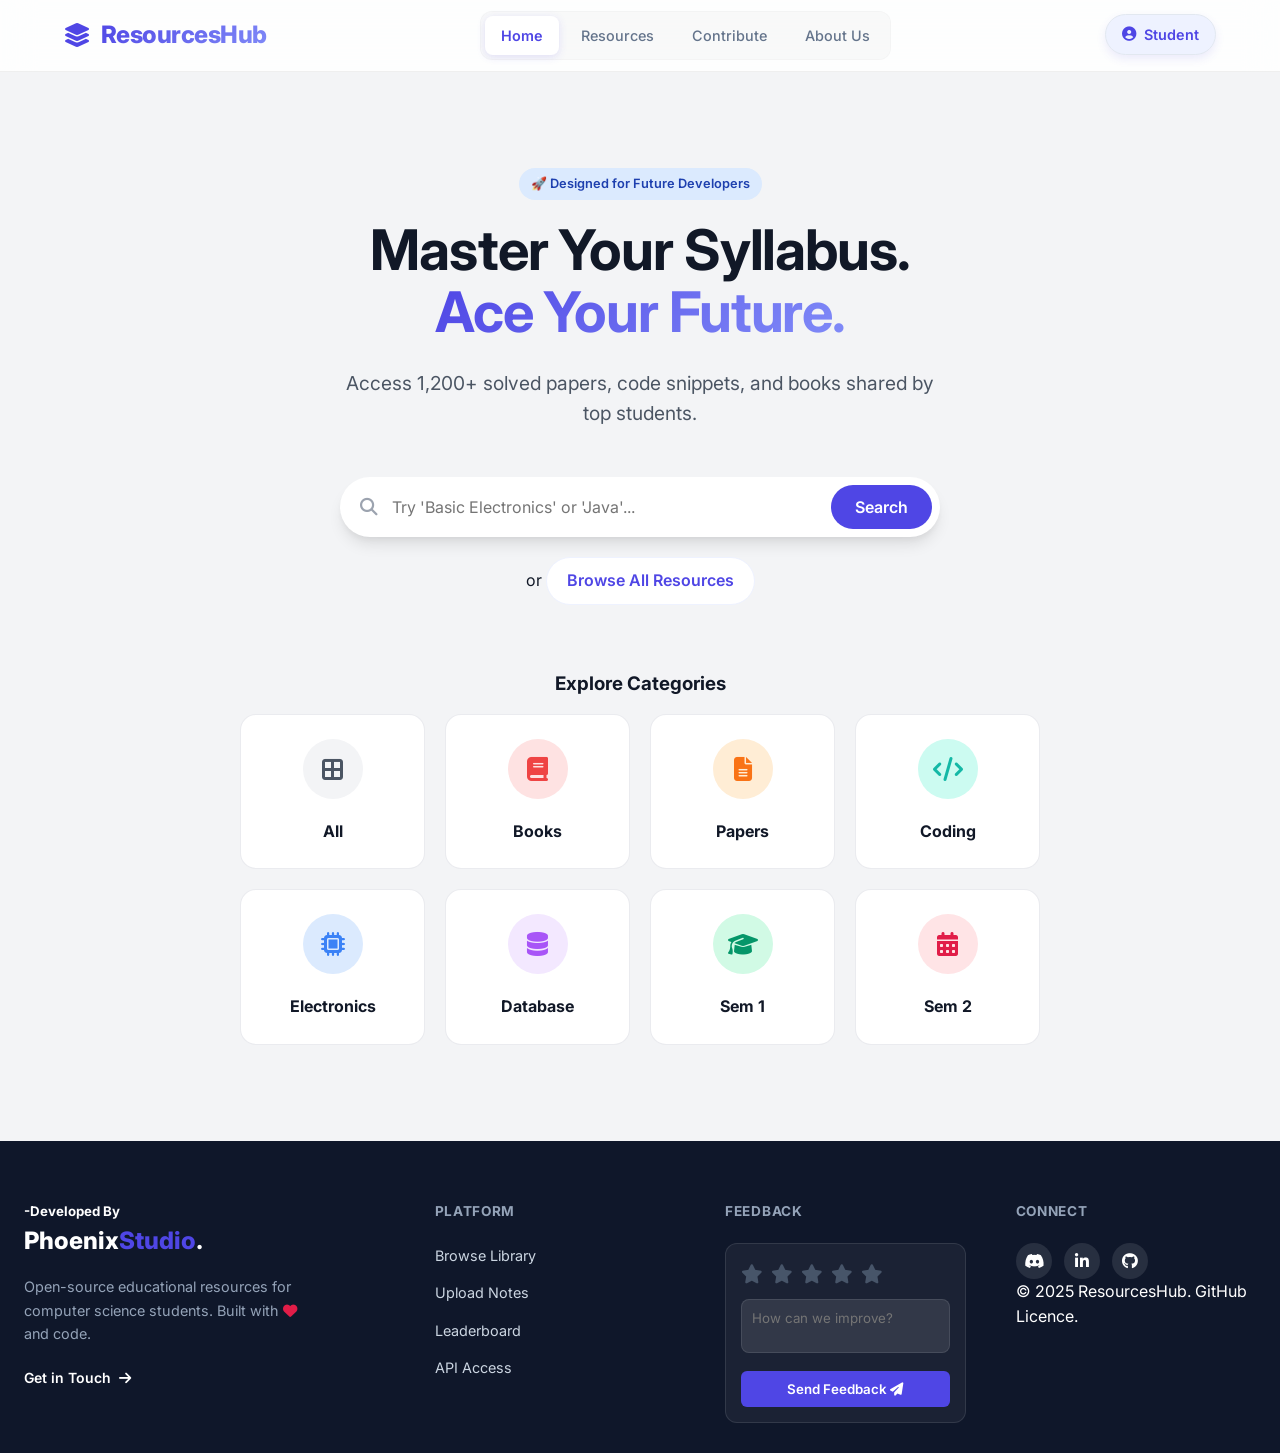
<file: index.html>
<!DOCTYPE html>
<html lang="en">
<head>
    <meta charset="UTF-8">
    <meta name="viewport" content="width=device-width, initial-scale=1.0">
    <title>Home | ResourcesHub</title>
    <link href="https://fonts.googleapis.com/css2?family=Inter:wght@400;500;600;700;800&display=swap" rel="stylesheet">
    <link href="https://cdnjs.cloudflare.com/ajax/libs/font-awesome/6.4.0/css/all.min.css" rel="stylesheet">
    <link rel="stylesheet" href="style.css">
</head>
<body class="home-body">

    <div class="mobile-nav-overlay" id="mobileOverlay" onclick="toggleMobileMenu()"></div>

    <header>
        <div class="brand">
            <i class="fas fa-layer-group" style="color: var(--primary);"></i> 
            <span>ResourcesHub</span>
        </div>
        
        <nav class="desktop-nav">
            <a href="./" class="active">Home</a>
            <a href="./resources">Resources</a>
            <a href="./contribute">Contribute</a>
            <a href="./#footer">About Us</a>
        </nav>

        <div class="header-actions">
            <div class="user-pill"><i class="fas fa-user-circle"></i> Student</div>
            <button class="hamburger-btn" aria-label="Toggle Menu" onclick="toggleMobileMenu()">
                <i class="fas fa-bars"></i>
            </button>
        </div>
    </header>

    <div class="mobile-menu" id="mobileMenu">
        <div class="mobile-menu-header">
            <span class="brand">Menu</span>
            <button onclick="toggleMobileMenu()"><i class="fas fa-times"></i></button>
        </div>
        <a href="./" class="active"><i class="fas fa-home"></i> Home</a>
        <a href="./resources"><i class="fas fa-book-open"></i> Resources</a>
        <a href="./contribute"><i class="fas fa-upload"></i> Contribute</a>
        <a href="./#footer"><i class="fas fa-info-circle"></i> About Us</a>
    </div>

    <div class="container center-layout home-hero-container">
        <div class="hero">
            <div class="badge-pill">🚀 Designed for Future Developers</div>
            <h1>Master Your Syllabus.<br><span class="gradient-text">Ace Your Future.</span></h1>
            <p class="hero-sub">Access 1,200+ solved papers, code snippets, and books shared by top students.</p>
            
            <div class="search-hero-wrapper">
                <div class="search-hero">
                    <i class="fas fa-search search-icon"></i>
                    <input type="text" id="homeSearchInput" placeholder="Try 'Basic Electronics' or 'Java'..." aria-label="Search resources">
                    <button onclick="performHomeSearch()">Search</button>
                </div>
                <div class="hero-cta-group">
                    <span class="or-divider">or</span>
                    <a href="./resources" class="btn-secondary">Browse All Resources</a>
                </div>
            </div>

            <h3 class="section-header-center">Explore Categories</h3>
            <div class="dashboard-grid center-grid">
                <a href="resources.html?cat=all" class="stat-card hover-card">
                    <div class="icon-box bg-gray"><i class="fa-solid fa-border-all"></i></div>
                    <h4>All</h4>
                </a>
                <a href="resources.html?cat=Book" class="stat-card hover-card">
                    <div class="icon-box bg-red"><i class="fas fa-book"></i></div>
                    <h4>Books</h4>
                </a>
                <a href="resources.html?cat=Paper" class="stat-card hover-card">
                    <div class="icon-box bg-orange"><i class="fas fa-file-alt"></i></div>
                    <h4>Papers</h4>
                </a>
                <a href="resources.html?cat=C%2B%2B" class="stat-card hover-card">
                    <div class="icon-box bg-teal"><i class="fas fa-code"></i></div>
                    <h4>Coding</h4>
                </a>
                <a href="./resources.html?cat=Electronics" class="stat-card hover-card">
                    <div class="icon-box bg-blue"><i class="fas fa-microchip"></i></div>
                    <h4>Electronics</h4>
                </a>
                <a href="./resources.html?cat=SQL" class="stat-card hover-card">
                    <div class="icon-box bg-purple"><i class="fas fa-database"></i></div>
                    <h4>Database</h4>
                </a>
                <a href="resources.html?sem=1" class="stat-card hover-card">
                    <div class="icon-box bg-emerald">
                    <i class="fas fa-graduation-cap"></i></div>
                    <h4>Sem 1</h4>
                </a>
                <a href="resources.html?sem=2" class="stat-card hover-card">
                    <div class="icon-box bg-rose">
                    <i class="fas fa-calendar-days"></i></div>
                    <h4>Sem 2</h4>
                </a>
            </div>
        </div>
    </div>

    <footer class="modern-footer" id="footer">
        <div class="footer-container">
            <div class="footer-col brand-col">
                <h5>-Developed By</h5>
                <div class="logo">Phoenix<span class="highlight">Studio</span>.</div>
                <p class="bio">
                    Open-source educational resources for computer science students. Built with <i class="fas fa-heart" style="color:#e11d48;"></i> and code.
                </p>
                <a href="https://wa.link/nazmb6" class="btn-contact">Get in Touch <i class="fas fa-arrow-right"></i></a>
            </div>

            <div class="footer-col platform">
                <h4>Platform</h4>
                <ul class="footer-links">
                    <li><a href="./resources">Browse Library</a></li>
                    <li><a href="./contribute">Upload Notes</a></li>
                    <li><a href="#">Leaderboard</a></li>
                    <li><a href="#">API Access</a></li>
                </ul>
            </div>

            <div class="footer-col review-col">
                <h4>Feedback</h4>
                <div class="review-form-card">
                    <form action="#" onsubmit="event.preventDefault(); alert('Thank You For Your Valuable Feedback !!');">
                        <div class="star-rating">
                            <input type="radio" name="rating" id="star5" value="5"><label for="star5" title="Excellent"><i class="fas fa-star"></i></label>
                            <input type="radio" name="rating" id="star4" value="4"><label for="star4" title="Good"><i class="fas fa-star"></i></label>
                            <input type="radio" name="rating" id="star3" value="3"><label for="star3" title="Average"><i class="fas fa-star"></i></label>
                            <input type="radio" name="rating" id="star2" value="2"><label for="star2" title="Poor"><i class="fas fa-star"></i></label>
                            <input type="radio" name="rating" id="star1" value="1"><label for="star1" title="Bad"><i class="fas fa-star"></i></label>
                        </div>
                        <textarea placeholder="How can we improve?" required></textarea>
                        <button type="submit" class="btn-submit">Send Feedback <i class="fas fa-paper-plane"></i></button>
                    </form>
                </div>
            </div>

            <div class="footer-col social-col">
                <h4>Connect</h4>
                <div class="social-links">
                    <a href="https://discord.com/users/1458341482875457568" class="social-btn discord"><i class="fab fa-discord"></i></a>
                    <a href="https://www.linkedin.com/in/aditya688" class="social-btn linkedin"><i class="fab fa-linkedin-in"></i></a>
                    <a href="https://github.com/aditya-godase" class="social-btn github"><i class="fab fa-github"></i></a>
                </div>
                <p class="copyright">© 2025 ResourcesHub. GitHub Licence.</p>
            </div>
        </div>
    </footer>

    <script src="script.js"></script>
</body>
</html>
</file>
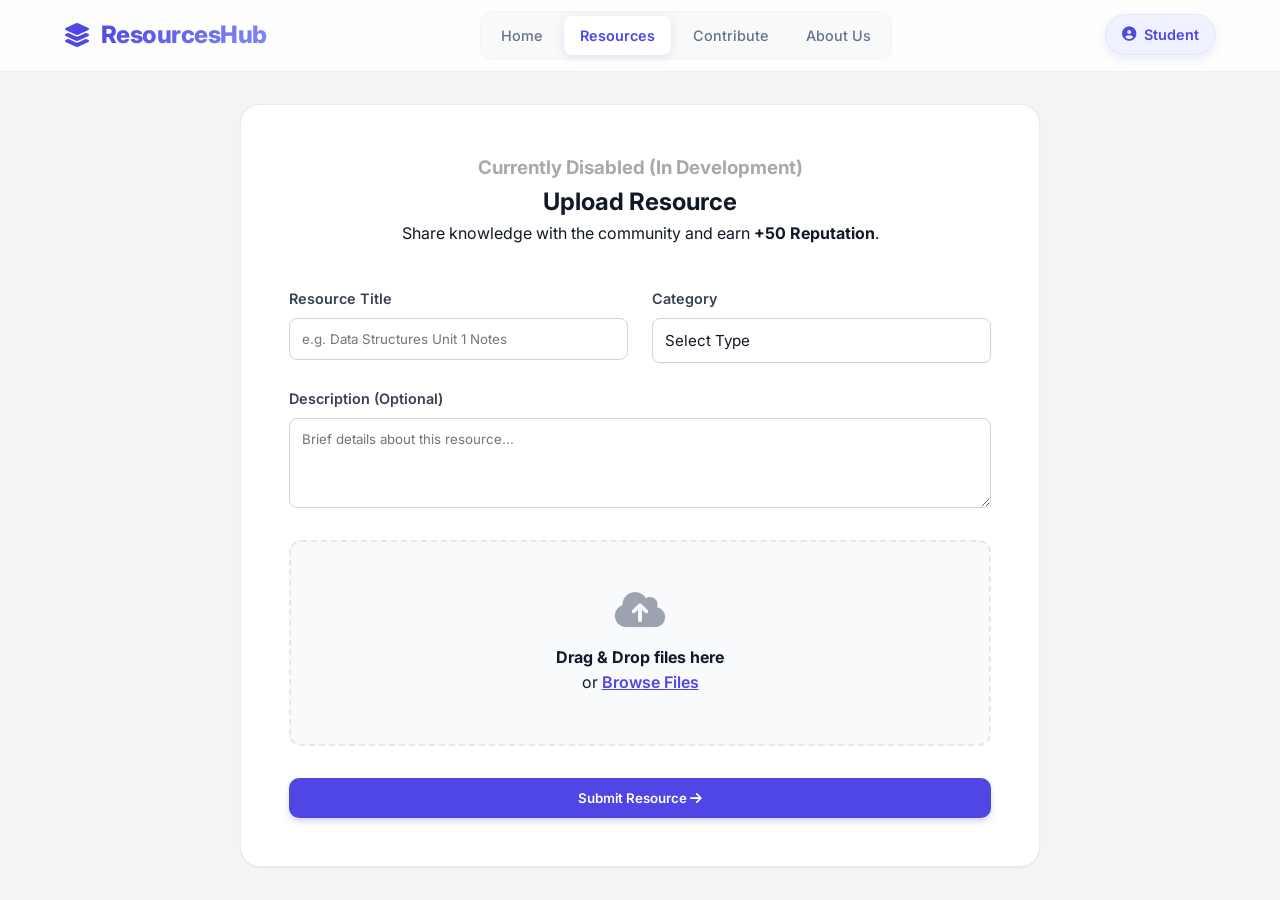
<file: contribute.html>
<!DOCTYPE html>
<html lang="en">
<head>
    <meta charset="UTF-8">
    <meta name="viewport" content="width=device-width, initial-scale=1.0">
    <title>Contribute | ResourcesHub</title>
    <link href="https://fonts.googleapis.com/css2?family=Inter:wght@400;500;600;700&display=swap" rel="stylesheet">
    <link href="https://cdnjs.cloudflare.com/ajax/libs/font-awesome/6.4.0/css/all.min.css" rel="stylesheet">
    <link rel="stylesheet" href="style.css">
</head>
<body>

    <div class="mobile-nav-overlay" id="mobileOverlay" onclick="toggleMobileMenu()"></div>

    <header>
        <div class="brand">
            <i class="fas fa-layer-group" style="color: var(--primary);"></i> 
            <span>ResourcesHub</span>
        </div>
        <nav class="desktop-nav">
            <a href="./">Home</a>
            <a href="./resources" class="active">Resources</a>
            <a href="./contribute">Contribute</a>
            <a href="./#footer">About Us</a>
        </nav>
        <div class="header-actions">
            <div class="user-pill"><i class="fas fa-user-circle"></i> Student</div>
            <button class="hamburger-btn" onclick="toggleMobileMenu()"><i class="fas fa-bars"></i></button>
        </div>
    </header>

    <div class="mobile-menu" id="mobileMenu">
        <div class="mobile-menu-header">
            <span class="brand">Menu</span>
            <button onclick="toggleMobileMenu()"><i class="fas fa-times"></i></button>
        </div>
        <a href="./"><i class="fas fa-home"></i> Home</a>
        <a href="./resources" class="active"><i class="fas fa-book-open"></i> Resources</a>
        <a href="./contribute"><i class="fas fa-upload"></i> Contribute</a>
        <a href="./#footer"><i class="fas fa-info-circle"></i> About Us</a>
    </div>

    <div class="container center-layout">
        <div class="upload-card">
            <div class="upload-header">
                <h3 style="color: darkgray;">Currently Disabled (In Development)</h3>
                <h2>Upload Resource</h2>
                <p>Share knowledge with the community and earn <strong>+50 Reputation</strong>.</p>
            </div>

            <form onsubmit="handleUpload(event)">
                <div class="form-grid">
                    <div class="form-group">
                        <label>Resource Title</label>
                        <input type="text" placeholder="e.g. Data Structures Unit 1 Notes" required>
                    </div>
                    <div class="form-group">
                        <label>Category</label>
                        <div class="select-wrapper">
                            <select required>
                                <option value="" disabled selected>Select Type</option>
                                <option>Notes / Book</option>
                                <option>Question Paper</option>
                                <option>Code Snippet</option>
                            </select>
                        </div>
                    </div>
                </div>

                <div class="form-group">
                    <label>Description (Optional)</label>
                    <textarea rows="4" placeholder="Brief details about this resource..."></textarea>
                </div>

                <div class="drop-zone" id="dropZone">
                    <div class="drop-content">
                        <i class="fas fa-cloud-upload-alt"></i>
                        <h4>Drag & Drop files here</h4>
                        <p>or <span class="browse-link">Browse Files</span></p>
                    </div>
                    <input type="file" id="fileInput" hidden>
                </div>

                <button type="submit" class="btn-primary full-width">
                    Submit Resource <i class="fas fa-arrow-right"></i>
                </button>
            </form>
        </div>
    </div>

    <script src="script.js"></script>
</body>

</html>
</file>
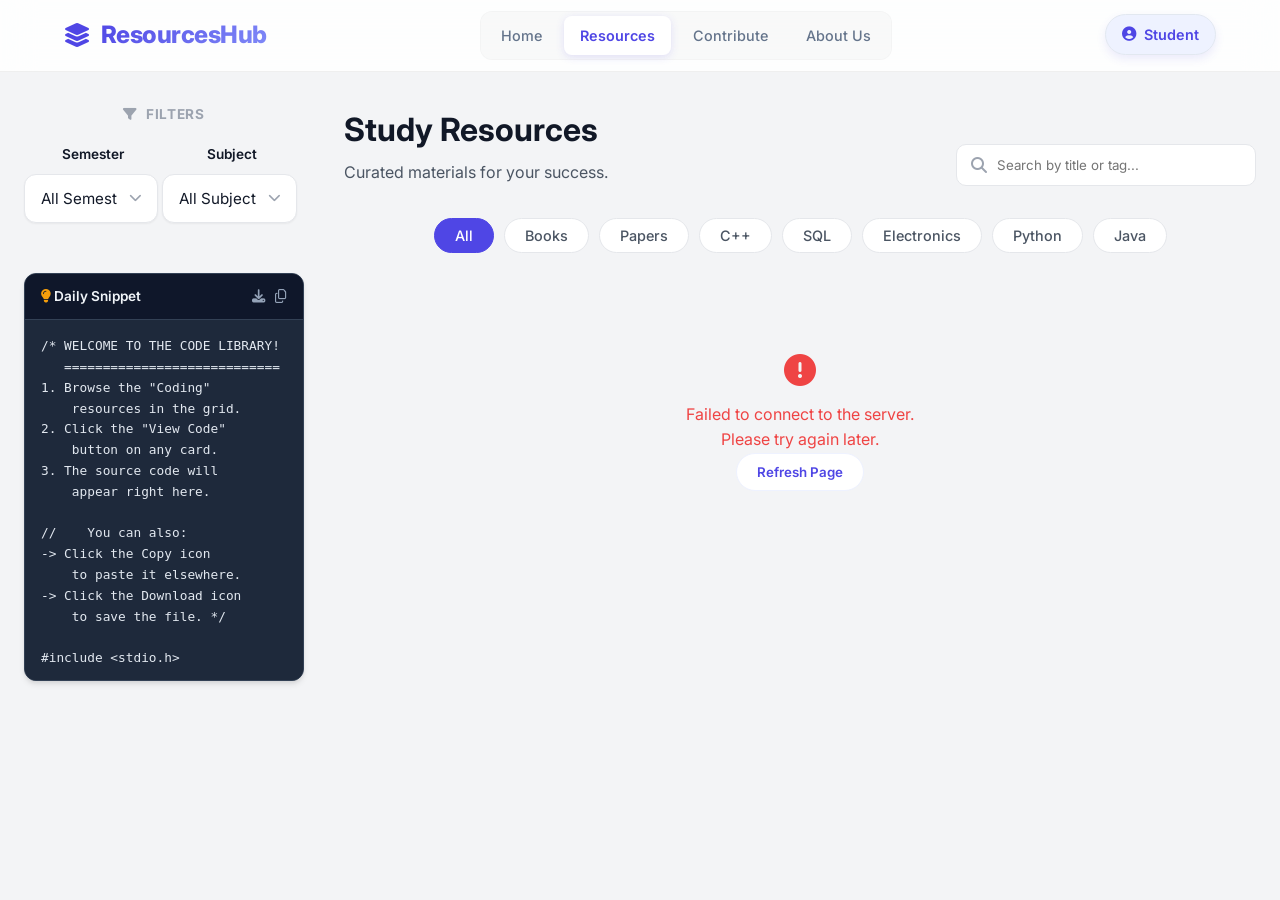
<file: resources.html>
<!DOCTYPE html>
<html lang="en">

<head>
    <meta charset="UTF-8">
    <meta name="viewport" content="width=device-width, initial-scale=1.0">
    <title>Library | ResourcesHub</title>
    <link href="https://fonts.googleapis.com/css2?family=Inter:wght@400;500;600;700&display=swap" rel="stylesheet">
    <link href="https://cdnjs.cloudflare.com/ajax/libs/font-awesome/6.4.0/css/all.min.css" rel="stylesheet">
    <link rel="stylesheet" href="style.css">
</head>

<body>

    <div class="mobile-nav-overlay" id="mobileOverlay" onclick="toggleMobileMenu()"></div>

    <header>
        <div class="brand">
            <i class="fas fa-layer-group" style="color: var(--primary);"></i> 
            <span>ResourcesHub</span>
        </div>
        <nav class="desktop-nav">
            <a href="./">Home</a>
            <a href="./resources" class="active">Resources</a>
            <a href="./contribute">Contribute</a>
            <a href="./#footer">About Us</a>
        </nav>
        <div class="header-actions">
            <div class="user-pill"><i class="fas fa-user-circle"></i> Student</div>
            <button class="hamburger-btn" onclick="toggleMobileMenu()"><i class="fas fa-bars"></i></button>
        </div>
    </header>

    <div class="mobile-menu" id="mobileMenu">
        <div class="mobile-menu-header">
            <span class="brand">Menu</span>
            <button onclick="toggleMobileMenu()"><i class="fas fa-times"></i></button>
        </div>
        <a href="./"><i class="fas fa-home"></i> Home</a>
        <a href="./resources" class="active"><i class="fas fa-book-open"></i> Resources</a>
        <a href="./contribute"><i class="fas fa-upload"></i> Contribute</a>
        <a href="./#footer"><i class="fas fa-info-circle"></i> About Us</a>
    </div>

    <div class="container main-layout">

        <aside class="sidebar">
            <div class="sidebar-sticky">
                <div class="filter-group">
                    <h3><i class="fas fa-filter"></i> Filters</h3>

                    <div class="input-group">
                        <label align="center">Semester</label>
                        <div class="select-wrapper">
                            <select id="semFilter" onchange="updateSubjects()">
                                <option value="all">All Semesters</option>
                                <option value="1">Semester 1</option>
                                <option value="2">Semester 2</option>
                                <option value="3">Semester 3</option>
                            </select>
                            <i class="fas fa-chevron-down custom-arrow"></i>
                        </div>
                    </div>

                    <div class="input-group">
                        <label align="center">Subject</label>
                        <div class="select-wrapper">
                            <select id="subjectFilter" onchange="filterResources()">
                                <option value="all">All Subjects</option>
                            </select>
                            <i class="fas fa-chevron-down custom-arrow"></i>
                        </div>
                    </div>
                </div>

                <div class="code-widget">
                    <div class="widget-header">
                        <span id="widgetTitle"><i class="fas fa-lightbulb text-yellow"></i> Daily Snippet</span>

                        <div style="display: flex; gap: 10px;">
                            <button id="desktopDownloadBtn" class="copy-btn-mini"
                                onclick="handleDownload(this, 'sidebarCodeBlock')" title="Download File">
                                <i class="fas fa-download"></i>
                            </button>

                            <button class="copy-btn-mini" onclick="handleCopy(this, 'sidebarCodeBlock')"
                                title="Copy Code">
                                <i class="far fa-copy"></i>
                            </button>
                        </div>
                    </div>
                    <div class="code-scroll-area">
<pre><code id="sidebarCodeBlock" class="language-c">/* WELCOME TO THE CODE LIBRARY!
   ============================
1. Browse the "Coding"
    resources in the grid.
2. Click the "View Code"
    button on any card.
3. The source code will 
    appear right here.

//    You can also:
-> Click the Copy icon 
    to paste it elsewhere.
-> Click the Download icon 
    to save the file. */

#include &lt;stdio.h&gt;

    int main() {
        printf("Happy Coding!");
        return 0;
    }
</code></pre>
                    </div>
                </div>
            </div>
        </aside>

        <main>
            <div class="page-header">
                <div class="header-content">
                    <h1>Study Resources</h1>
                    <p>Curated materials for your success.</p>
                </div>
                <div class="search-bar-wrapper">
                    <i class="fas fa-search"></i>
                    <input type="text" id="searchInput" placeholder="Search by title or tag..."
                        onkeyup="filterResources()">
                </div>
            </div>

            <div class="category-pills">
                <button class="pill active" onclick="setCategory('all', this)">All</button>
                <button class="pill" onclick="setCategory('Book', this)">Books</button>
                <button class="pill" onclick="setCategory('Paper', this)">Papers</button>
                <button class="pill" onclick="setCategory('C++', this)">C++</button>
                <button class="pill" onclick="setCategory('SQL', this)">SQL</button>
                <button class="pill" onclick="setCategory('Electronics', this)">Electronics</button>
                <button class="pill" onclick="setCategory('Python', this)">Python</button>
                <button class="pill" onclick="setCategory('Java', this)">Java</button>
            </div>

            <div id="resourceGrid" class="resource-grid">
            </div>
        </main>
    </div>

    <div class="center-code" id="codeAction">
        <div class="code-widget mobile-widget-style">
            <div class="widget-header">
                <span id="mobileWidgetTitle"
                    style="max-width: 60%; white-space: nowrap; overflow: hidden; text-overflow: ellipsis;">
                    <i class="fas fa-lightbulb text-yellow"></i> Daily Snippet
                </span>

                <div style="display: flex; gap: 12px;">
                    <button id="mobileDownloadBtn" class="copy-btn-mini"
                        onclick="handleDownload(this, 'mobileCodeBlock')" title="Download File">
                        <i class="fas fa-download"></i>
                    </button>

                    <button class="copy-btn-mini" onclick="handleCopy(this, 'mobileCodeBlock')" title="Copy Code">
                        <i class="far fa-copy"></i>
                    </button>
                </div>
            </div>
            <div class="m-code-scroll-area">
                <pre><code id="mobileCodeBlock" class="language-javascript">// Code will appear here...</code></pre>
            </div>
        </div>

        <button class="close-button" aria-label="Close" onclick="hideElement()">
            <i class="fa fa-times-circle"></i>
        </button>
    </div>

    <div id="toast" class="toast">
        <i class="fas fa-info-circle"></i> <span id="toastMsg">Notification...</span>
    </div>
    <script src="script.js"></script>
</body>

</html>
</file>
<file: style.css>
:root {
  --primary: #4f46e5;
  --primary-hover: #4338ca;
  --primary-light: #eef2ff;
  --secondary: #0f172a;
  --bg-body: #f3f4f6;
  --white: #ffffff;
  --glass-bg: rgba(255, 255, 255, 0.7);
  --card-border: rgba(229, 231, 235, 0.8);
  --text-dark: #111827;
  --text-gray: #4b5563;
  --text-light: #9ca3af;
  --radius: 16px;
  --shadow-sm: 0 1px 2px 0 rgba(0, 0, 0, 0.05);
  --shadow-md: 0 4px 6px -1px rgba(0, 0, 0, 0.1),
    0 2px 4px -1px rgba(0, 0, 0, 0.06);
  --shadow-lg: 0 10px 15px -3px rgba(0, 0, 0, 0.1),
    0 4px 6px -2px rgba(0, 0, 0, 0.05);
}

* {
  margin: 0;
  padding: 0;
  box-sizing: border-box;
}

html {
  scroll-behavior: smooth;
  overflow-x: unset;
}

body {
  width: 100%;
  overflow-x: hidden;
  font-family: "Inter", -apple-system, BlinkMacSystemFont, sans-serif;
  background: var(--bg-body);
  color: var(--text-dark);
  line-height: 1.6;
  display: flex;
  flex-direction: column;
  min-height: 100vh;
  /*-webkit-user-select: none;
  -ms-user-select: none;
  user-select: none;*/
}

a {
  text-decoration: none;
  color: inherit;
  transition: color 0.2s;
}
button,
input,
select,
textarea {
  font-family: inherit;
}

header {
  background: rgba(255, 255, 255, 0.85);
  backdrop-filter: blur(16px) saturate(180%);
  -webkit-backdrop-filter: blur(16px) saturate(180%);
  height: 72px;
  padding: 0 5%;
  width: 100%;
  position: sticky;
  top: 0;
  z-index: 100;
  display: flex;
  align-items: center;
  justify-content: space-between;
  border-bottom: 1px solid rgba(0, 0, 0, 0.06);
  transition: background-color 0.3s ease;
}

header.scrolled {
  box-shadow: 0 4px 20px -2px rgba(0, 0, 0, 0.05);
  background: rgba(255, 255, 255, 0.95);
}

.brand {
  font-weight: 800;
  font-size: 1.5rem;
  display: flex;
  align-items: center;
  gap: 10px;
  letter-spacing: -0.02em;
}

.brand span {
  background: linear-gradient(135deg, var(--primary) 0%, #818cf8 100%);
  -webkit-background-clip: text;
  background-clip: text;
  -webkit-text-fill-color: transparent;
}

.brand:hover i {
  transform: rotate(-10deg) scale(1.1);
}

.desktop-nav {
  display: flex;
  gap: 6px;
  background: rgba(0, 0, 0, 0.02);
  padding: 4px;
  border-radius: 12px;
  border: 1px solid rgba(0, 0, 0, 0.02);
}

.desktop-nav a {
  font-weight: 500;
  font-size: 0.9rem;
  color: #64748b;
  padding: 8px 16px;
  border-radius: 8px;
  transition: all 0.2s cubic-bezier(0.4, 0, 0.2, 1);
  position: relative;
}
.desktop-nav a:hover {
  color: var(--primary);
  background: white;
  box-shadow: 0 2px 5px rgba(0, 0, 0, 0.03);
}
.desktop-nav a.active {
  color: var(--primary);
  background: white;
  font-weight: 600;
  box-shadow: 0 2px 8px rgba(79, 70, 229, 0.15);
}

.desktop-nav a.active::after {
  display: none;
}

.header-actions {
  display: flex;
  align-items: center;
  gap: 16px;
}

.user-pill {
  background: var(--primary-light);
  color: var(--primary);
  transform: translateY(-1px);
  box-shadow: 0 4px 10px rgba(79, 70, 229, 0.1);
  border: 1px solid #e2e8f0;
  padding: 8px 16px;
  border-radius: 50px;
  font-weight: 600;
  font-size: 0.85rem;
  display: flex;
  align-items: center;
  gap: 8px;
  transition: all 0.2s ease;
}

.user-pill i {
  color: var(--primary);
  transition: color 0.2s;
}

.hamburger-btn {
  padding: 8px;
  border-radius: 8px;
  transition: background 0.2s;
}
.hamburger-btn:hover {
  background: #f1f5f9;
}

.header-actions {
  display: flex;
  align-items: center;
  gap: 15px;
}
.user-pill {
  background: var(--primary-light);
  color: var(--primary);
  padding: 8px 16px;
  border-radius: 50px;
  font-weight: 600;
  font-size: 0.9rem;
  white-space: nowrap;
}

.hamburger-btn {
  display: none;
  background: none;
  border: none;
  font-size: 1.5rem;
  color: var(--text-dark);
  cursor: pointer;
  padding: 5px;
}

.mobile-nav-overlay {
  position: fixed;
  top: 0;
  left: 0;
  width: 100%;
  height: 100%;
  background: rgba(0, 0, 0, 0.5);
  z-index: 101;
  display: none;
  opacity: 0;
  transition: opacity 0.3s;
}

.mobile-menu {
  position: fixed;
  top: 0;
  right: -300px;
  width: 280px;
  height: 100%;
  background: var(--white);
  z-index: 102;
  padding: 20px;
  box-shadow: -5px 0 15px rgba(0, 0, 0, 0.1);
  transition: right 0.3s cubic-bezier(0.4, 0, 0.2, 1);
  display: flex;
  flex-direction: column;
  gap: 10px;
}
.mobile-menu-header {
  display: flex;
  justify-content: space-between;
  align-items: center;
  margin-bottom: 20px;
  padding-bottom: 15px;
  border-bottom: 1px solid var(--card-border);
}
.mobile-menu-header button {
  background: none;
  border: none;
  font-size: 1.5rem;
  cursor: pointer;
}
.mobile-menu a {
  padding: 12px 15px;
  border-radius: 8px;
  font-weight: 500;
  color: var(--text-gray);
  display: flex;
  align-items: center;
  gap: 12px;
}
.mobile-menu a.active,
.mobile-menu a:hover {
  background: var(--primary-light);
  color: var(--primary);
}

.mobile-nav-open .mobile-menu {
  right: 0;
}
.mobile-nav-open .mobile-nav-overlay {
  display: block;
  opacity: 1;
}

.container {
  max-width: 1280px;
  width: 100%;
  margin: 2rem auto;
  padding: 0 24px;
  flex: 1;
}

.main-layout {
  display: grid;
  grid-template-columns: 280px 1fr;
  gap: 40px;
}

.center-layout {
  display: flex;
  flex-direction: column;
  align-items: center;
}

.home-hero-container {
  padding-top: 4rem;
  padding-bottom: 4rem;
}
.hero {
  text-align: center;
  max-width: 800px;
  margin: 0 auto;
  width: 100%;
}
.badge-pill {
  display: inline-block;
  background: #dbeafe;
  color: #1e40af;
  font-size: 0.8rem;
  font-weight: 600;
  padding: 6px 12px;
  border-radius: 20px;
  margin-bottom: 20px;
}
.hero h1 {
  font-size: 3.5rem;
  line-height: 1.1;
  margin-bottom: 1.5rem;
  letter-spacing: -0.02em;
  color: var(--text-dark);
}
.gradient-text {
  background: linear-gradient(135deg, var(--primary) 0%, #818cf8 100%);
  -webkit-background-clip: text;
  background-clip: text;
  -webkit-text-fill-color: transparent;
}
.hero-sub {
  color: var(--text-gray);
  font-size: 1.2rem;
  margin-bottom: 3rem;
  max-width: 600px;
  margin-left: auto;
  margin-right: auto;
}

.search-hero-wrapper {
  display: flex;
  flex-direction: column;
  align-items: center;
  gap: 20px;
  margin-bottom: 4rem;
  width: 100%;
}
.search-hero {
  position: relative;
  width: 100%;
  max-width: 600px;
  display: flex;
  align-items: center;
}
.search-hero input {
  width: 100%;
  padding: 18px 24px 18px 50px;
  border-radius: 50px;
  border: 2px solid transparent;
  outline: none;
  box-shadow: var(--shadow-lg);
  font-size: 1rem;
  transition: all 0.3s;
}
.search-icon {
  position: absolute;
  left: 20px;
  color: #9ca3af;
  font-size: 1.1rem;
}
.search-hero input:focus {
  border-color: var(--primary);
}
.search-hero button {
  position: absolute;
  right: 8px;
  top: 8px;
  bottom: 8px;
  background: var(--primary);
  color: white;
  border: none;
  padding: 0 24px;
  border-radius: 40px;
  cursor: pointer;
  font-weight: 600;
  font-size: 1rem;
  transition: background 0.2s;
}
.search-hero button:hover {
  background: var(--primary-hover);
}

.section-header-center {
  margin-bottom: 15px;
}
.dashboard-grid {
  display: grid;
  grid-template-columns: repeat(auto-fit, minmax(160px, 1fr));
  gap: 20px;
  width: 100%;
}
.stat-card {
  background: white;
  padding: 1.5rem;
  border-radius: var(--radius);
  border: 1px solid var(--card-border);
  text-align: center;
  transition: all 0.3s ease;
  display: flex;
  flex-direction: column;
  align-items: center;
  gap: 15px;
}
.stat-card:hover {
  transform: translateY(-5px);
  box-shadow: var(--shadow-md);
  border-color: var(--primary);
}
.icon-box {
  width: 60px;
  height: 60px;
  border-radius: 50%;
  display: flex;
  align-items: center;
  justify-content: center;
  font-size: 1.5rem;
  margin-bottom: 5px;
}

.bg-gray {
  background: #f3f4f6;
  color: #4b5563;
}
.bg-red {
  background: #fee2e2;
  color: #ef4444;
}
.bg-orange {
  background: #ffedd5;
  color: #f97316;
}
.bg-teal {
  background: #ccfbf1;
  color: #14b8a6;
}
.bg-blue {
  background: #dbeafe;
  color: #3b82f6;
}
.bg-purple {
  background: #f3e8ff;
  color: #a855f7;
}
.bg-emerald {
  background: #d1fae5;
  color: #059669;
}
.bg-rose {
  background: #ffe4e6;
  color: #e11d48;
}

.sidebar-sticky {
  position: sticky;
  top: 100px;
  display: flex;
  flex-direction: column;
  gap: 30px;
}

.filter-group h3 {
  font-size: 0.85rem;
  text-transform: uppercase;
  color: #9ca3af;
  margin-bottom: 15px;
  letter-spacing: 0.05em;
  font-weight: 700;
  display: flex;
  justify-content: center;
  align-items: center;
  gap: 8px;
}

.input-group {
  display: inline-grid;
  width: 48%;
  margin-bottom: 20px;
}

.input-group label {
  display: block;
  font-size: 0.85rem;
  font-weight: 600;
  color: var(--text-dark);
  margin-bottom: 8px;
  margin-left: 4px;
}

.select-wrapper {
  position: relative;
  width: 100%;
}

.select-wrapper select {
  width: 100%;
  padding: 14px 40px 14px 16px;
  font-size: 0.95rem;
  color: var(--text-dark);
  background-color: white;
  border: 1px solid #e5e7eb;
  border-radius: 12px;
  appearance: none;
  -webkit-appearance: none;
  -moz-appearance: none;
  transition: all 0.3s cubic-bezier(0.4, 0, 0.2, 1);
  box-shadow: var(--shadow-sm);
  cursor: pointer;
  outline: none;
}

.select-wrapper select:hover {
  border-color: #cbd5e1;
  background-color: #f8fafc;
  transform: translateY(-1px);
  box-shadow: var(--shadow-md);
}

.select-wrapper select:focus {
  border-color: var(--primary);
  box-shadow: 0 0 0 4px var(--primary-light);
  background-color: white;
}

.custom-arrow {
  position: absolute;
  right: 16px;
  top: 50%;
  transform: translateY(-50%);
  color: #9ca3af;
  font-size: 0.8rem;
  pointer-events: none;
  transition: transform 0.3s ease, color 0.3s ease;
}

.select-wrapper select:focus + .custom-arrow {
  transform: translateY(-50%) rotate(180deg);
  color: var(--primary);
}

select option {
  padding: 12px;
  background: white;
  color: var(--text-dark);
}

.page-header {
  display: flex;
  justify-content: space-between;
  align-items: flex-end;
  margin-bottom: 2rem;
  flex-wrap: wrap;
  gap: 20px;
}
.header-content h1 {
  font-size: 2rem;
  margin-bottom: 5px;
}
.header-content p {
  color: var(--text-gray);
}

.search-bar-wrapper {
  position: relative;
  width: 300px;
}
.search-bar-wrapper i {
  position: absolute;
  left: 15px;
  top: 50%;
  transform: translateY(-50%);
  color: #9ca3af;
}
.search-bar-wrapper input {
  width: 100%;
  padding: 12px 12px 12px 40px;
  border-radius: 10px;
  border: 1px solid #e5e7eb;
  outline: none;
  transition: 0.2s;
}
.search-bar-wrapper input:focus {
  border-color: var(--primary);
}

.category-pills {
  display: flex;
  gap: 10px;
  margin-bottom: 2rem;
  flex-wrap: wrap;
  justify-content: center;
  overflow-x: visible;
  height: auto;
  overflow-x: auto;
  padding-bottom: 5px;
  scrollbar-width: none;
}
.category-pills::-webkit-scrollbar {
  display: none;
}

.pill {
  background: white;
  border: 1px solid #e5e7eb;
  padding: 8px 20px;
  border-radius: 50px;
  font-size: 0.9rem;
  font-weight: 500;
  color: var(--text-gray);
  cursor: pointer;
  white-space: nowrap;
  transition: 0.2s;
  flex-shrink: 0;
}
.pill:hover {
  background: #f9fafb;
  border-color: #d1d5db;
}
.pill.active {
  background: var(--primary);
  color: white;
  border-color: var(--primary);
}

.resource-grid {
  display: grid;
  grid-template-columns: repeat(auto-fill, minmax(260px, 1fr));
  gap: 24px;
  width: 100%;
}
.card {
  background: white;
  border: 1px solid var(--card-border);
  border-radius: 16px;
  padding: 1.5rem;
  transition: 0.3s;
  display: flex;
  flex-direction: column;
  position: relative;
  overflow: hidden;
}

.card:hover {
  transform: translateY(-4px);
  box-shadow: var(--shadow-lg);
  border-color: rgba(79, 70, 229, 0.3);
}

.card-top {
  display: flex;
  justify-content: space-between;
  align-items: flex-start;
  margin-bottom: 15px;
}
.card-icon {
  width: 40px;
  height: 40px;
  border-radius: 10px;
  display: flex;
  align-items: center;
  justify-content: center;
  font-size: 1.2rem;
}
.card h4 {
  font-size: 1.1rem;
  margin-bottom: 8px;
  line-height: 1.4;
  color: #111827;
}
.meta-info {
  font-size: 0.85rem;
  color: #6b7280;
  margin-bottom: 20px;
  display: flex;
  align-items: center;
  gap: 8px;
}

.btn-primary {
  background: var(--primary);
  color: white;
  border: none;
  padding: 12px 24px;
  border-radius: 10px;
  font-weight: 600;
  cursor: pointer;
  transition: 0.2s;
  box-shadow: 0 4px 6px rgba(79, 70, 229, 0.2);
  width: 100%;
}
.btn-primary:hover {
  background: var(--primary-hover);
  transform: translateY(-1px);
}

.btn-secondary {
  display: inline-block;
  color: var(--primary);
  font-weight: 600;
  padding: 10px 20px;
  border-radius: 50px;
  background: white;
  border: 1px solid var(--primary-light);
  transition: 0.2s;
  cursor: pointer;
}
.btn-secondary:hover {
  background: var(--primary-light);
}

.btn-small {
  background-color: #eef2ff;
  color: #4f46e5;
  border: 1px solid transparent;
  padding: 10px 18px;
  border-radius: 8px;
  font-size: 0.85rem;
  font-weight: 600;
  width: 100%;
  text-align: center;
  display: flex;
  align-items: center;
  justify-content: center;
  gap: 8px;
  margin-top: auto;
  transition: all 0.2s cubic-bezier(0.4, 0, 0.2, 1);
}

.btn-small:hover {
  background-color: #4f46e5;
  color: #ffffff;
  transform: translateY(-2px);
  box-shadow: 0 4px 12px rgba(79, 70, 229, 0.3);
}

.btn-small:active {
  transform: translateY(0);
}

.code-widget {
  background: #1e293b;
  border-radius: 12px;
  border: 1px solid #334155;
  overflow: hidden;
  box-shadow: var(--shadow-md);
}
.widget-header {
  background: #0f172a;
  padding: 12px 16px;
  display: flex;
  justify-content: space-between;
  align-items: center;
  border-bottom: 1px solid #334155;
  color: #f1f5f9;
  font-size: 0.85rem;
  font-weight: 600;
}
.text-yellow {
  color: #f59e0b;
}
.copy-btn-mini {
  background: none;
  border: none;
  color: #94a3b8;
  cursor: pointer;
}
.copy-btn-mini:hover {
  color: white;
}
.code-scroll-area {
  padding: 16px;
  overflow-x: auto;
  overflow-y: auto;
  max-height: 40vh;
  background: #1e293b;
  scrollbar-width: thin;
  scrollbar-color: #475569 #1e293b;
}

.code-scroll-area::-webkit-scrollbar {
  width: 8px;
  height: 8px;
}

.code-scroll-area::-webkit-scrollbar-track {
  background: #1e293b;
}

.code-scroll-area::-webkit-scrollbar-thumb {
  background-color: #475569;
  border-radius: 4px;
  border: 2px solid #1e293b;
}

.code-scroll-area::-webkit-scrollbar-thumb:hover {
  background-color: #64748b;
}
.code-scroll-area pre {
  margin: 0;
}
.code-scroll-area code {
  font-family: "Consolas", monospace;
  font-size: 0.8rem;
  line-height: 1.5;
  color: #e2e8f0;
}

.m-code-scroll-area {
  padding: 16px;
  overflow-x: auto;
  overflow-y: auto;
  background: #1e293b;
  scrollbar-width: thin;
  scrollbar-color: #475569 #1e293b;
}

.m-code-scroll-area::-webkit-scrollbar {
  width: 8px;
  height: 8px;
}

.m-code-scroll-area::-webkit-scrollbar-track {
  background: #1e293b;
}

.m-code-scroll-area::-webkit-scrollbar-thumb {
  background-color: #475569;
  border-radius: 4px;
  border: 2px solid #1e293b;
}

.m-code-scroll-area::-webkit-scrollbar-thumb:hover {
  background-color: #64748b;
}
.m-code-scroll-area pre {
  margin: 0;
}
.m-code-scroll-area code {
  font-family: "Consolas", monospace;
  font-size: 0.8rem;
  line-height: 1.5;
  color: #e2e8f0;
}
.kwd {
  color: #c678dd;
}
.str {
  color: #98c379;
}
.cmt {
  color: #5c6370;
}

.toast {
  visibility: hidden;
  min-width: 250px;
  background-color: var(--secondary);
  color: #fff;
  text-align: center;
  border-radius: 50px;
  padding: 12px 24px;
  position: fixed;
  z-index: 10001;
  left: 50%;
  bottom: 30px;
  transform: translateX(-50%) translateY(20px);
  font-size: 0.9rem;
  font-weight: 500;
  box-shadow: 0 10px 15px -3px rgba(0, 0, 0, 0.3);
  opacity: 0;
  transition: all 0.3s cubic-bezier(0.4, 0, 0.2, 1);
  display: flex;
  align-items: center;
  justify-content: center;
  gap: 10px;
}

.toast.show {
  visibility: visible;
  opacity: 1;
  transform: translateX(-50%) translateY(0);
}

.toast i {
  color: var(--primary);
}

.upload-card {
  background: white;
  width: 100%;
  max-width: 800px;
  padding: 3rem;
  border-radius: 20px;
  border: 1px solid var(--card-border);
  box-shadow: var(--shadow-sm);
}
.upload-header {
  text-align: center;
  margin-bottom: 2.5rem;
}
.form-grid {
  display: grid;
  grid-template-columns: 1fr 1fr;
  gap: 24px;
}
.form-group {
  margin-bottom: 1.5rem;
}
.form-group label {
  display: block;
  margin-bottom: 8px;
  font-weight: 600;
  font-size: 0.9rem;
  color: #374151;
}
.form-group input,
.form-group textarea,
.form-group select {
  width: 100%;
  padding: 12px;
  border: 1px solid #d1d5db;
  border-radius: 8px;
  outline: none;
  transition: 0.2s;
}
.form-group input:focus,
.form-group textarea:focus {
  border-color: var(--primary);
  box-shadow: 0 0 0 3px var(--primary-light);
}

.drop-zone {
  border: 2px dashed #e5e7eb;
  padding: 3rem 1rem;
  text-align: center;
  border-radius: 12px;
  margin-bottom: 2rem;
  cursor: pointer;
  transition: 0.3s;
  background: #f9fafb;
}
.drop-zone:hover {
  border-color: var(--primary);
  background: var(--primary-light);
}
.drop-content i {
  font-size: 2.5rem;
  color: var(--text-light);
  margin-bottom: 15px;
}
.browse-link {
  color: var(--primary);
  font-weight: 600;
  text-decoration: underline;
}

.modern-footer {
  background: #0f172a;
  color: white;
  padding: 60px 0 30px;
  margin-top: auto;
}
.footer-container {
  max-width: 1280px;
  margin: 0 auto;
  padding: 0 24px;
  display: grid;
  grid-template-columns: 1.5fr 1fr 1fr 1fr;
  gap: 50px;
}
.footer-col h4 {
  font-size: 0.85rem;
  text-transform: uppercase;
  color: #94a3b8;
  margin-bottom: 20px;
  font-weight: 700;
  letter-spacing: 0.05em;
}
.logo {
  font-size: 1.5rem;
  font-weight: 800;
  color: white;
  margin-bottom: 15px;
}
.logo .highlight {
  color: var(--primary);
}
.bio {
  color: #94a3b8;
  font-size: 0.9rem;
  line-height: 1.6;
  margin-bottom: 20px;
  max-width: 300px;
}
.footer-links {
  list-style: none;
}
.footer-links li {
  margin-bottom: 12px;
}
.footer-links a {
  color: #cbd5e1;
  font-size: 0.9rem;
  transition: 0.2s;
}
.footer-links a:hover {
  color: var(--primary);
  display: inline-block;
  padding-left: 10px;
  font-size: 0.9rem;
}

.btn-contact {
  display: inline-flex;
  align-items: center;
  gap: 8px;
  color: #fff;
  font-weight: 600;
  font-size: 14px;
  transition: 0.3s;
}
.btn-contact:hover {
  color: var(--primary);
  gap: 12px;
}

.review-form-card {
  background: rgba(255, 255, 255, 0.05);
  padding: 15px;
  border-radius: 12px;
  border: 1px solid rgba(255, 255, 255, 0.1);
}
.star-rating {
  display: flex;
  flex-direction: row-reverse;
  justify-content: flex-end;
  gap: 8px;
  margin-bottom: 10px;
}
.star-rating input {
  display: none;
}
.star-rating label {
  cursor: pointer;
  color: #475569;
  font-size: 1.2rem;
  transition: color 0.2s;
  display: inline-block;
}
.star-rating label:hover,
.star-rating label:hover ~ label,
.star-rating input:checked ~ label {
  color: #fbbf24;
}

.review-form-card textarea {
  background: rgba(255, 255, 255, 0.1);
  border: 1px solid rgba(255, 255, 255, 0.1);
  color: white;
  width: 100%;
  border-radius: 8px;
  padding: 10px;
  margin-bottom: 10px;
  resize: none;
  font-family: inherit;
}
.btn-submit {
  background: var(--primary);
  width: 100%;
  border: none;
  padding: 10px;
  border-radius: 6px;
  color: white;
  font-weight: 600;
  cursor: pointer;
}

.social-links {
  display: flex;
  gap: 12px;
}
.social-btn {
  width: 36px;
  height: 36px;
  border-radius: 50%;
  background: rgba(255, 255, 255, 0.1);
  display: flex;
  align-items: center;
  justify-content: center;
  color: white;
  transition: 0.3s;
}
.social-btn:hover {
  background: var(--primary);
  transform: translateY(-3px);
}

.center-code {
  display: none;
  flex-direction: column;
  justify-content: center;
  align-items: center;
  position: fixed;
  top: 0;
  left: 0;
  width: 100vw;
  height: 100vh;
  background-color: rgba(15, 23, 42, 0.85);
  backdrop-filter: blur(8px);
  -webkit-backdrop-filter: blur(8px);
  z-index: 9999;
}

.center-code .code-widget {
  width: 90%;
  max-width: 600px;
  height: 70vh;
  background: #1e293b;
  border-radius: 12px;
  border: 1px solid #334155;
  overflow: hidden;
  box-shadow: 0 20px 25px -5px rgba(0, 0, 0, 0.1),
    0 10px 10px -5px rgba(0, 0, 0, 0.04);
  display: flex;
  flex-direction: column;
}

.center-code .code-scroll-area {
  flex: 1;
  overflow: auto;
  padding: 1rem;
}

.close-button {
  margin-top: 20px;
  background: none;
  border: none;
  cursor: pointer;
  font-size: 2.5rem;
  color: #94a3b8;
  transition: color 0.3s ease, transform 0.2s ease;
}

.close-button:hover {
  color: #ef4444;
  transform: scale(1.1);
}

.close-button:active {
  transform: scale(0.95);
}

@media (max-width: 1024px) {
  .container {
    padding: 0 20px;
  }
  .hero h1 {
    font-size: 2.8rem;
  }
  .main-layout {
    grid-template-columns: 240px 1fr;
    gap: 30px;
  }
  .footer-container {
    grid-template-columns: 1fr 1fr;
    gap: 40px;
  }
}

@media (max-width: 768px) {
  .desktop-nav,
  .user-pill {
    display: none;
  }
  .hamburger-btn {
    display: block;
  }

  .main-layout {
    grid-template-columns: 1fr;
  }
  .sidebar {
    display: none;
  }

  .hero h1 {
    font-size: 2.2rem;
  }
  .hero-sub {
    font-size: 1rem;
  }

  .page-header {
    flex-direction: column;
    align-items: flex-start;
  }
  .search-bar-wrapper {
    width: 100%;
  }

  .form-grid {
    grid-template-columns: 1fr;
  }
  .upload-card {
    padding: 1.5rem;
  }

  .footer-container {
    grid-template-columns: 1fr;
    text-align: center;
  }
  .social-links,
  .star-rating {
    justify-content: center;
  }
  .bio {
    margin: 0 auto 20px;
  }
}

@media (max-width: 480px) {
  .platform {
    display: none;
  }

  .resource-grid {
    grid-template-columns: 1fr;
  }

  .dashboard-grid {
    grid-template-columns: 1fr 1fr;
  }

  .search-hero input {
    padding: 14px 14px 14px 40px;
    font-size: 0.9rem;
  }
  .search-hero button {
    padding: 0 16px;
    font-size: 0.9rem;
  }

  .btn-secondary {
    width: 100%;
    text-align: center;
  }
  .hero-cta-group {
    flex-direction: column;
    gap: 10px;
  }
  .or-divider {
    display: none;
  }
}
</file>
